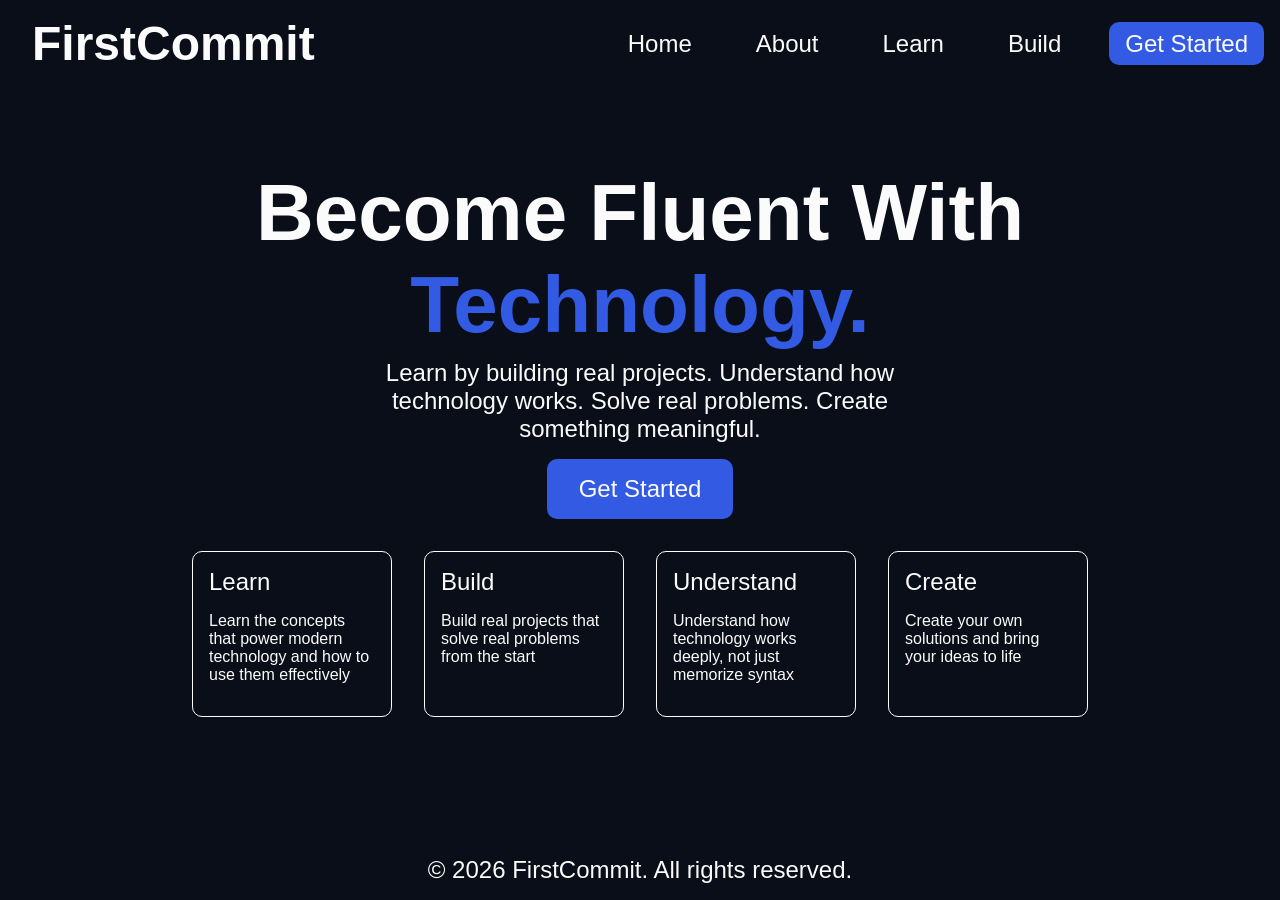
<file: index.html>
<!doctype html>
<html lang="en">
  <head>
    <meta charset="UTF-8" />
    <meta name="viewport" content="width=device-width, initial-scale=1.0" />
    <title>Home | FirstCommit</title>
    <link rel="stylesheet" href="css/global.css" />
    <link rel="stylesheet" href="css/pages/index.css" />
  </head>
  <body>
    <header>
      <nav>
        <ul id="nav-list">
          <li><a href="index.html">FirstCommit</a></li>
          <li><a href="index.html">Home</a></li>
          <li><a href="about.html">About</a></li>
          <li><a href="learn.html">Learn</a></li>
          <li><a href="projects.html">Build</a></li>
          <li><a href="get-started.html" class="cta-button">Get Started</a></li>
        </ul>
      </nav>
    </header>
    <main>
      <section id="hero">
        <h1>
          Become Fluent With <br>
          <strong id="technology-highlight">Technology.</strong>
        </h1>
        <p>
          Learn by building real projects. Understand how technology works. Solve real problems. Create something
          meaningful.
        </p>
        <a href="get-started.html" class="cta-button">Get Started</a>
      </section>

      <section id="features">
        <ul>
          <li>
            <p>Learn</p>
            <p class="small-text">
              Learn the concepts that power modern technology and how to use
              them effectively
            </p>
          </li>
          <li>
            <p>Build</p>
            <p class="small-text">
              Build real projects that solve real problems from the start
            </p>
          </li>
          <li>
            <p>Understand</p>
            <p class="small-text">
              Understand how technology works deeply, not just memorize syntax
            </p>
          </li>
          <li>
            <p>Create</p>
            <p class="small-text">
              Create your own solutions and bring your ideas to life
            </p>
          </li>
        </ul>
      </section>
    </main>
    <footer>
      <p>&copy; 2026 FirstCommit. All rights reserved.</p>
    </footer>
  </body>
</html>
</file>
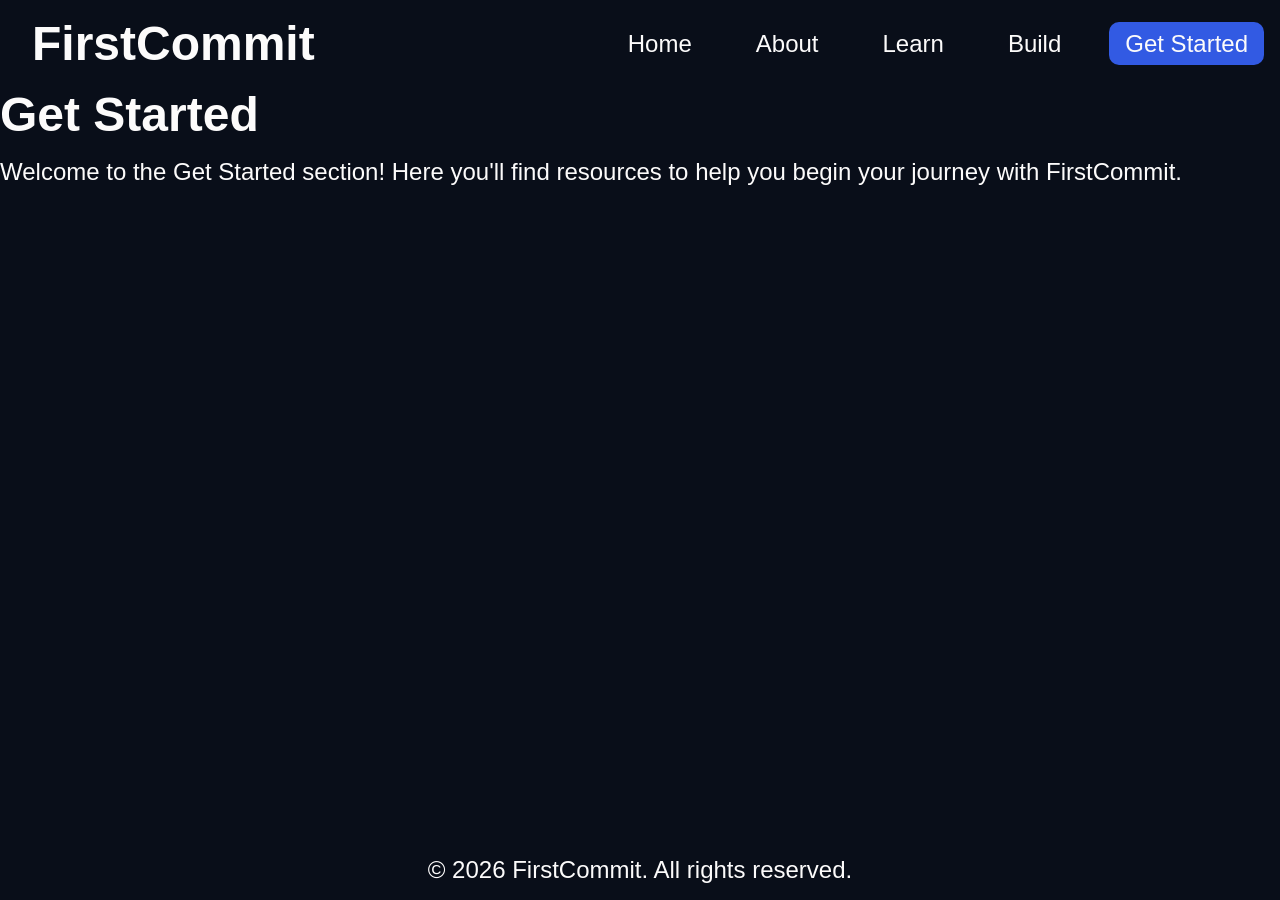
<file: get-started.html>
<!doctype html>
<html lang="en">
  <head>
    <meta charset="UTF-8" />
    <meta name="viewport" content="width=device-width, initial-scale=1.0" />
    <title>Get Started | FirstCommit</title>
    <link rel="stylesheet" href="css/global.css" />
  </head>
  <body>
    <header>
      <nav>
        <ul id="nav-list">
          <li><a href="index.html">FirstCommit</a></li>
          <li><a href="index.html">Home</a></li>
          <li><a href="about.html">About</a></li>
          <li><a href="learn.html">Learn</a></li>
          <li><a href="projects.html">Build</a></li>
          <li><a href="get-started.html">Get Started</a></li>
        </ul>
      </nav>
    </header>
    <main>
      <section class="get-started">
        <h2>Get Started</h2>
        <p>Welcome to the Get Started section! Here you'll find resources to help you begin your journey with FirstCommit.</p>
      </section>
    </main>
    <footer>
      <p>&copy; 2026 FirstCommit. All rights reserved.</p>
    </footer>
  </body>
</html>
</file>
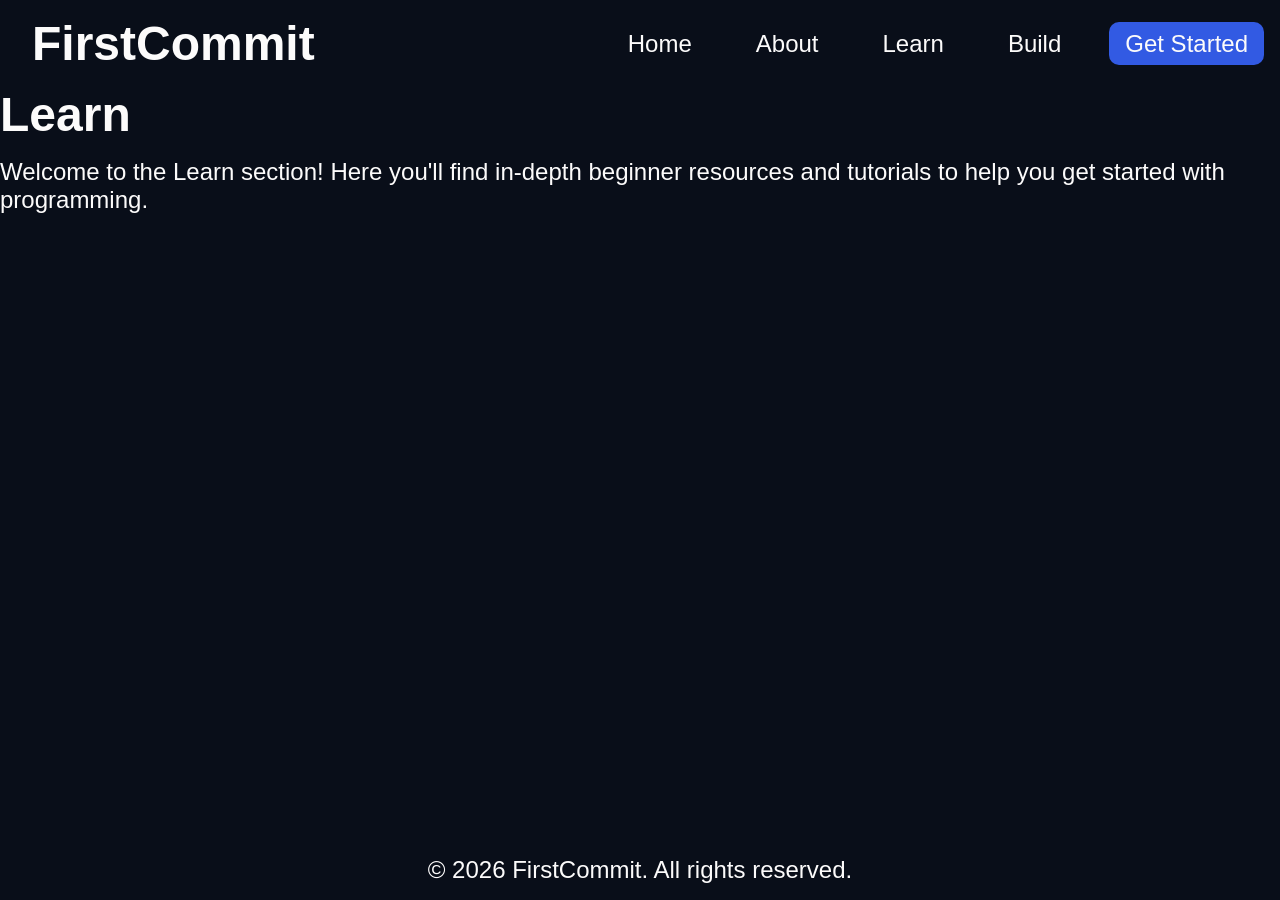
<file: learn.html>
<!doctype html>
<html lang="en">
  <head>
    <meta charset="UTF-8" />
    <meta name="viewport" content="width=device-width, initial-scale=1.0" />
    <title>Learn | FirstCommit</title>
    <link rel="stylesheet" href="css/global.css" />
  </head>
  <body>
    <header>
      <nav>
        <ul id="nav-list">
          <li><a href="index.html">FirstCommit</a></li>
          <li><a href="index.html">Home</a></li>
          <li><a href="about.html">About</a></li>
          <li><a href="learn.html">Learn</a></li>
          <li><a href="projects.html">Build</a></li>
          <li><a href="get-started.html">Get Started</a></li>
        </ul>
      </nav>
    </header>
    <main>
      <section class="learn">
        <h2>Learn</h2>
        <p>Welcome to the Learn section! Here you'll find in-depth beginner resources and tutorials to help you get started with programming.</p>
      </section>
    </main>
    <footer>
      <p>&copy; 2026 FirstCommit. All rights reserved.</p>
    </footer>
  </body>
</html>
</file>
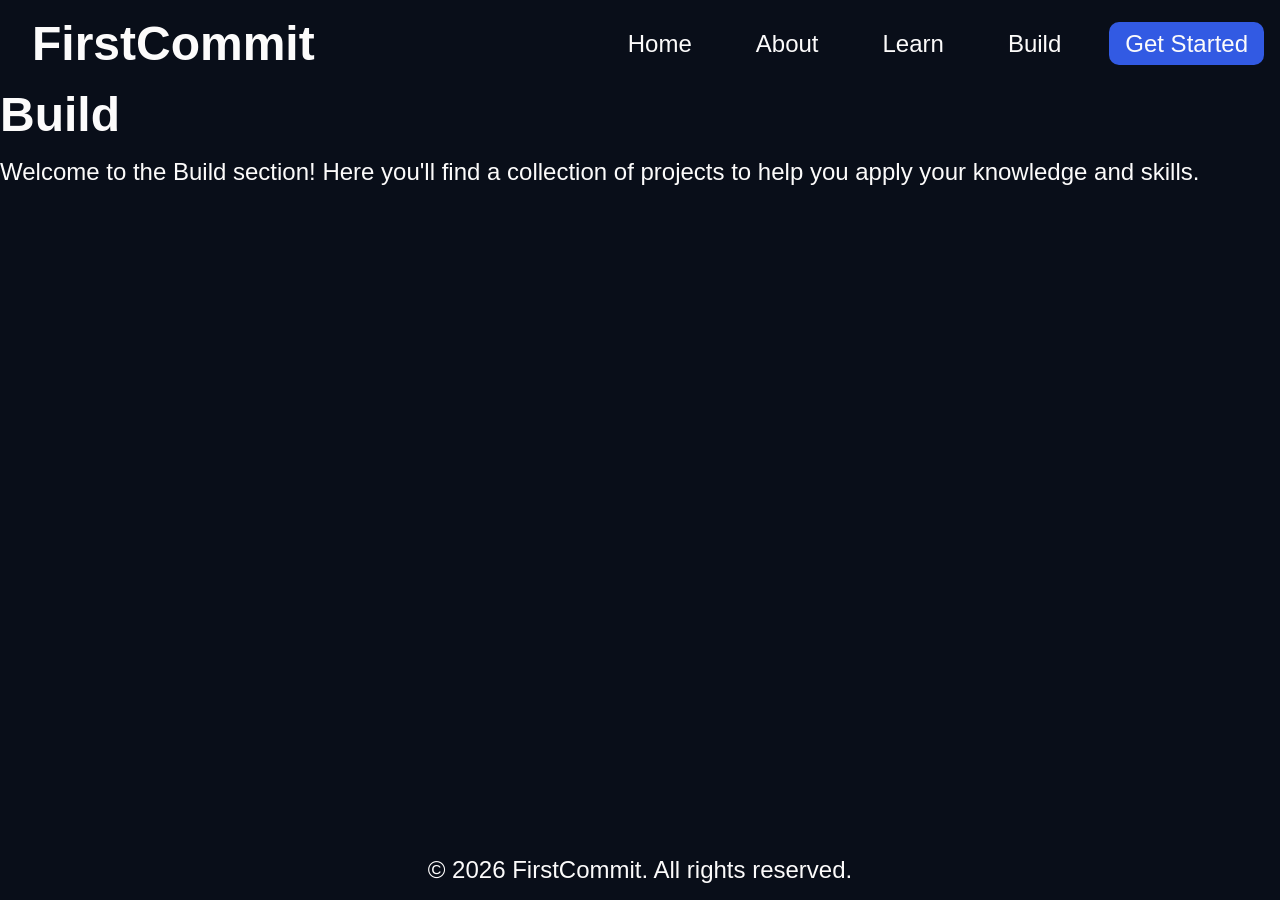
<file: projects.html>
<!doctype html>
<html lang="en">
  <head>
    <meta charset="UTF-8" />
    <meta name="viewport" content="width=device-width, initial-scale=1.0" />
    <title>Build | FirstCommit</title>
    <link rel="stylesheet" href="css/global.css" />
  </head>
  <body>
    <header>
      <nav>
        <ul id="nav-list">
          <li><a href="index.html">FirstCommit</a></li>
          <li><a href="index.html">Home</a></li>
          <li><a href="about.html">About</a></li>
          <li><a href="learn.html">Learn</a></li>
          <li><a href="projects.html">Build</a></li>
          <li><a href="get-started.html">Get Started</a></li>
        </ul>
      </nav>
    </header>
    <main>
      <section class="projects">
        <h2>Build</h2>
        <p>Welcome to the Build section! Here you'll find a collection of projects to help you apply your knowledge and skills.</p>
      </section>
    </main>
    <footer>
      <p>&copy; 2026 FirstCommit. All rights reserved.</p>
    </footer>
  </body>
</html>
</file>
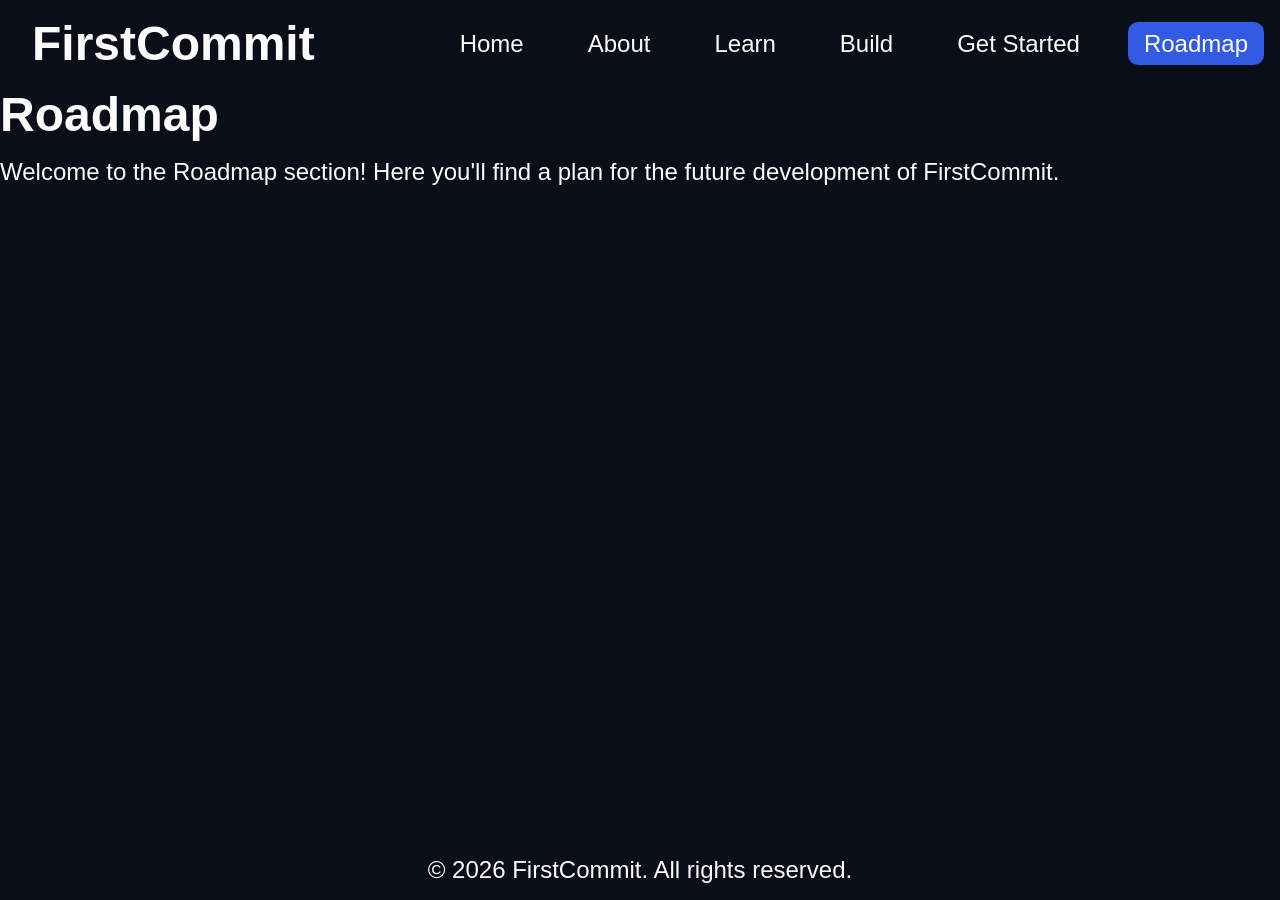
<file: roadmap.html>
<!DOCTYPE html>
<html lang="en">
<head>
    <meta charset="UTF-8">
    <meta name="viewport" content="width=device-width, initial-scale=1.0">
    <title>Roadmap | FirstCommit</title>
    <link rel="stylesheet" href="css/global.css" />
</head>
<body>
    <header>
        <nav>
            <ul id="nav-list">
                <li><a href="index.html">FirstCommit</a></li>
                <li><a href="index.html">Home</a></li>
                <li><a href="about.html">About</a></li>
                <li><a href="learn.html">Learn</a></li>
                <li><a href="projects.html">Build</a></li>
                <li><a href="get-started.html">Get Started</a></li>
                <li><a href="roadmap.html">Roadmap</a></li>
            </ul>
        </nav>
    </header>
    <main>
        <section class="roadmap">
            <h2>Roadmap</h2>
            <p>Welcome to the Roadmap section! Here you'll find a plan for the future development of FirstCommit.</p>
        </section>
    </main>
    <footer>
        <p>&copy; 2026 FirstCommit. All rights reserved.</p>
    </footer>
</body>
</html>
</file>
<file: css/global.css>
:root {
    --bg: #090e19;
    --light-text: #fcfbfb;
    --button-bg: #325ae3;
}

* {
    margin: 0;
    padding: 0;
    box-sizing: border-box;
}

html,
body {
    font-family: 'Inter', sans-serif;
    background-color: var(--bg);
    color: var(--light-text);
    font-size: 16px;
}

main {
    background-color: var(--bg);
    color: var(--light-text);
    font-size: 1rem;
}

h1 {
    color: var(--light-text);
    font-size: 5rem;
    margin-bottom: 0.5rem;
}

h2 {
    color: var(--light-text);
    font-size: 3rem;
    margin-bottom: 1rem;
}

p {
    color: var(--light-text);
    font-size: 1.5rem;
    margin-bottom: 1rem;
}

header {
    background-color: var(--bg);
    color: var(--light-text);
    font-size: 1.25rem;
    padding: 1rem;
}

#nav-list {
    display: flex;
    align-items: center;
    gap: 2rem;
}

#nav-list li {
    list-style: none;
    transition: all 0.2s ease;
}

#nav-list a {
    font-size: 1.5rem;
    color: var(--light-text);
    text-decoration: none;
    border-radius: 30px;
    padding: 0.5rem 1rem;
    transition: all 0.2s ease;
}

#nav-list li:hover {
    transform: scale(1.1) rotate(-2deg);
}

#nav-list a:hover {
    background-color: var(--button-bg);
}

#nav-list li:first-child a {
    font-weight: bold;
    font-size: 3rem;
}

#nav-list li:first-child a:hover {
    background-color: var(--bg);
}

#nav-list li:first-child {
    margin-right: auto;
}

#nav-list li:last-child a {
    background-color: var(--button-bg);
    border-radius: 10px;
}

.small-text {
    font-size: 1rem;
}

.cta-button {
    background-color: var(--button-bg);
    color: var(--light-text);
    text-decoration: none;
    padding: 1rem 2rem;
    border-radius: 10px;
    font-size: 1.5rem;
    transition: all 0.2s ease;
}    

.cta-button:hover {
    transform: scale(1.1) rotate(-2deg);
}

footer {
    background-color: var(--bg);
    color: var(--light-text);
    font-size: 1rem;
    position: fixed;
    bottom: 0;
    width: 100%;
    text-align: center;
}
</file>
<file: css/pages/index.css>
#hero {
    display: flex;
    flex-direction: column;
    align-items: center;
    justify-content: center;
    text-align: center;
    margin-top: 5rem;
}

#hero p {
    width: 600px;
}

#technology-highlight {
    color: var(--button-bg);
}

#features ul {
    display: flex;
    justify-content: center;
    gap: 2rem;
    align-items: top;
    text-align: left;
    margin-top: 2rem;
}

#features li {
    border: 1px solid var(--light-text);
    background-color: var(--bg);
    border-radius: 10px;
    padding: 1rem;
    transition: all 0.3s ease;
    list-style: none;
    width: 200px;
}

#features li:hover {
    transform: scale(1.1);
    box-shadow: 0 4px 8px rgba(0, 0, 0, 0.2);
}
</file>
